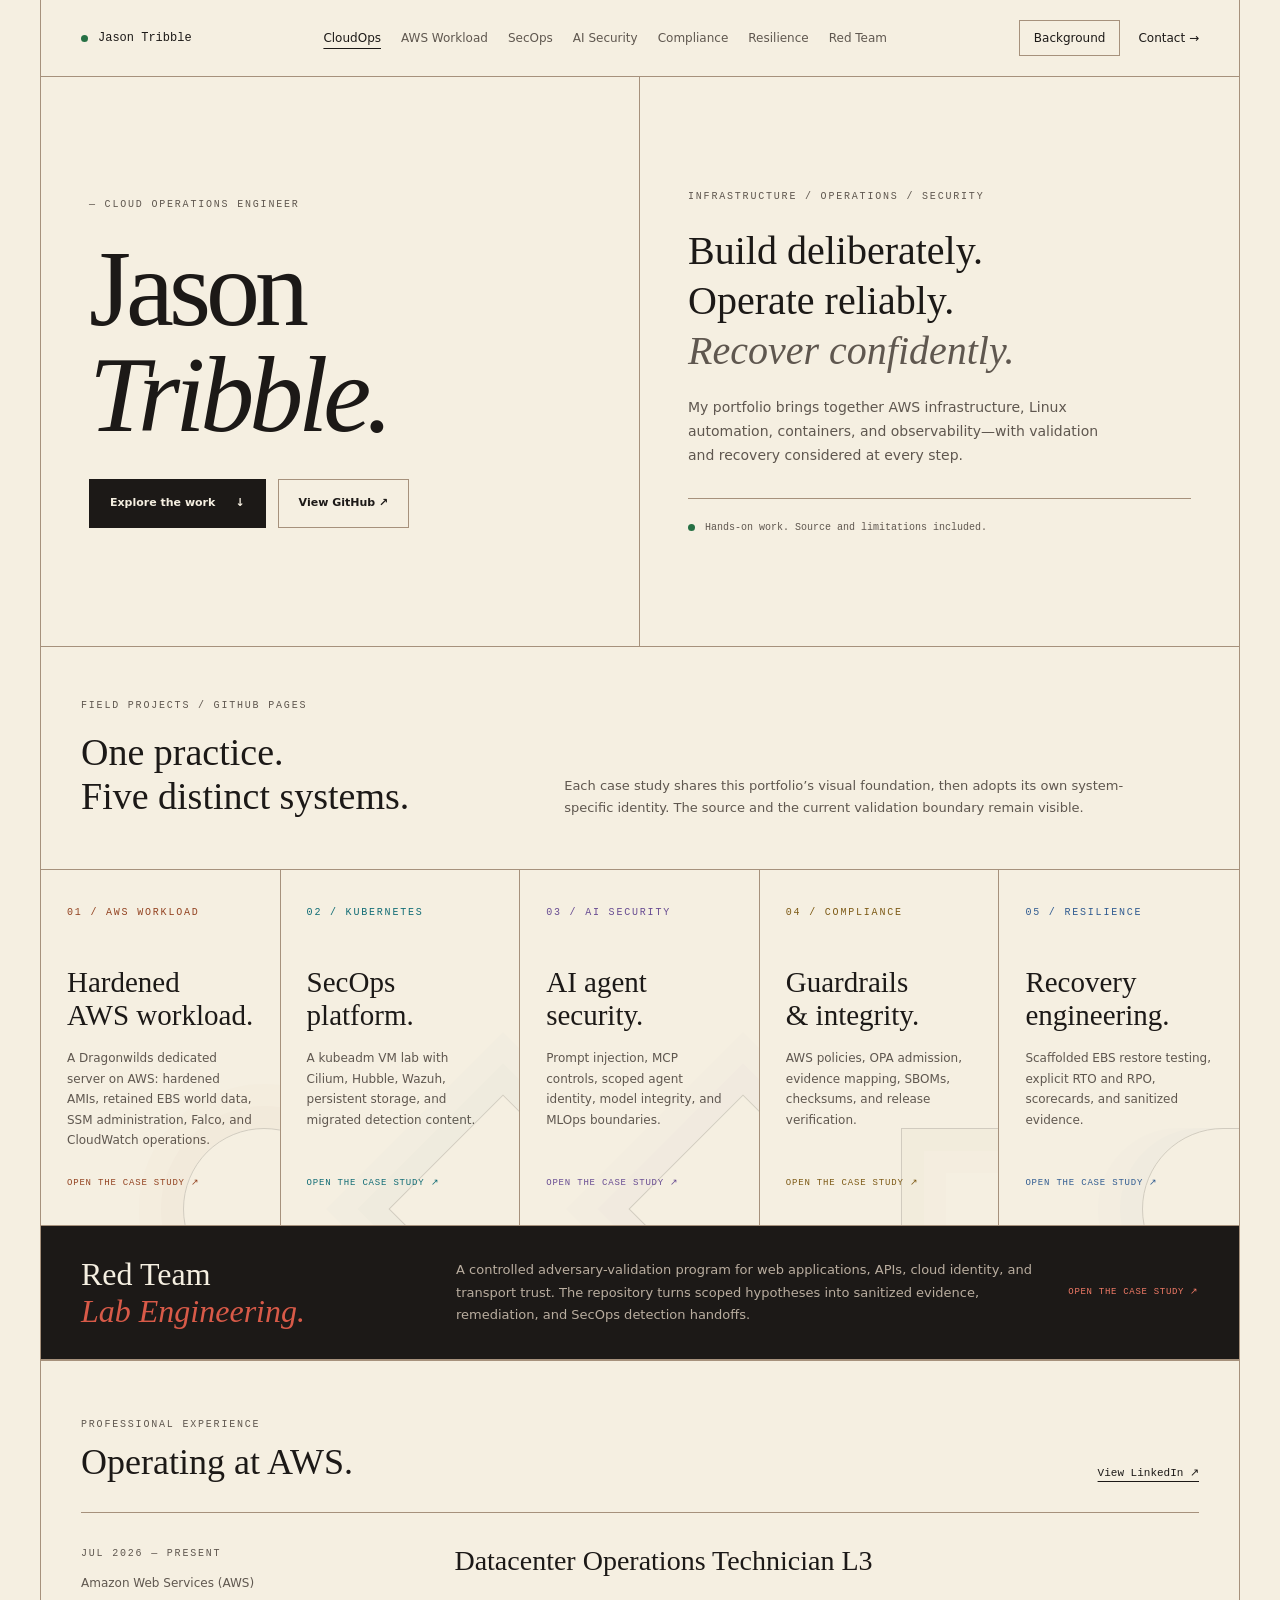
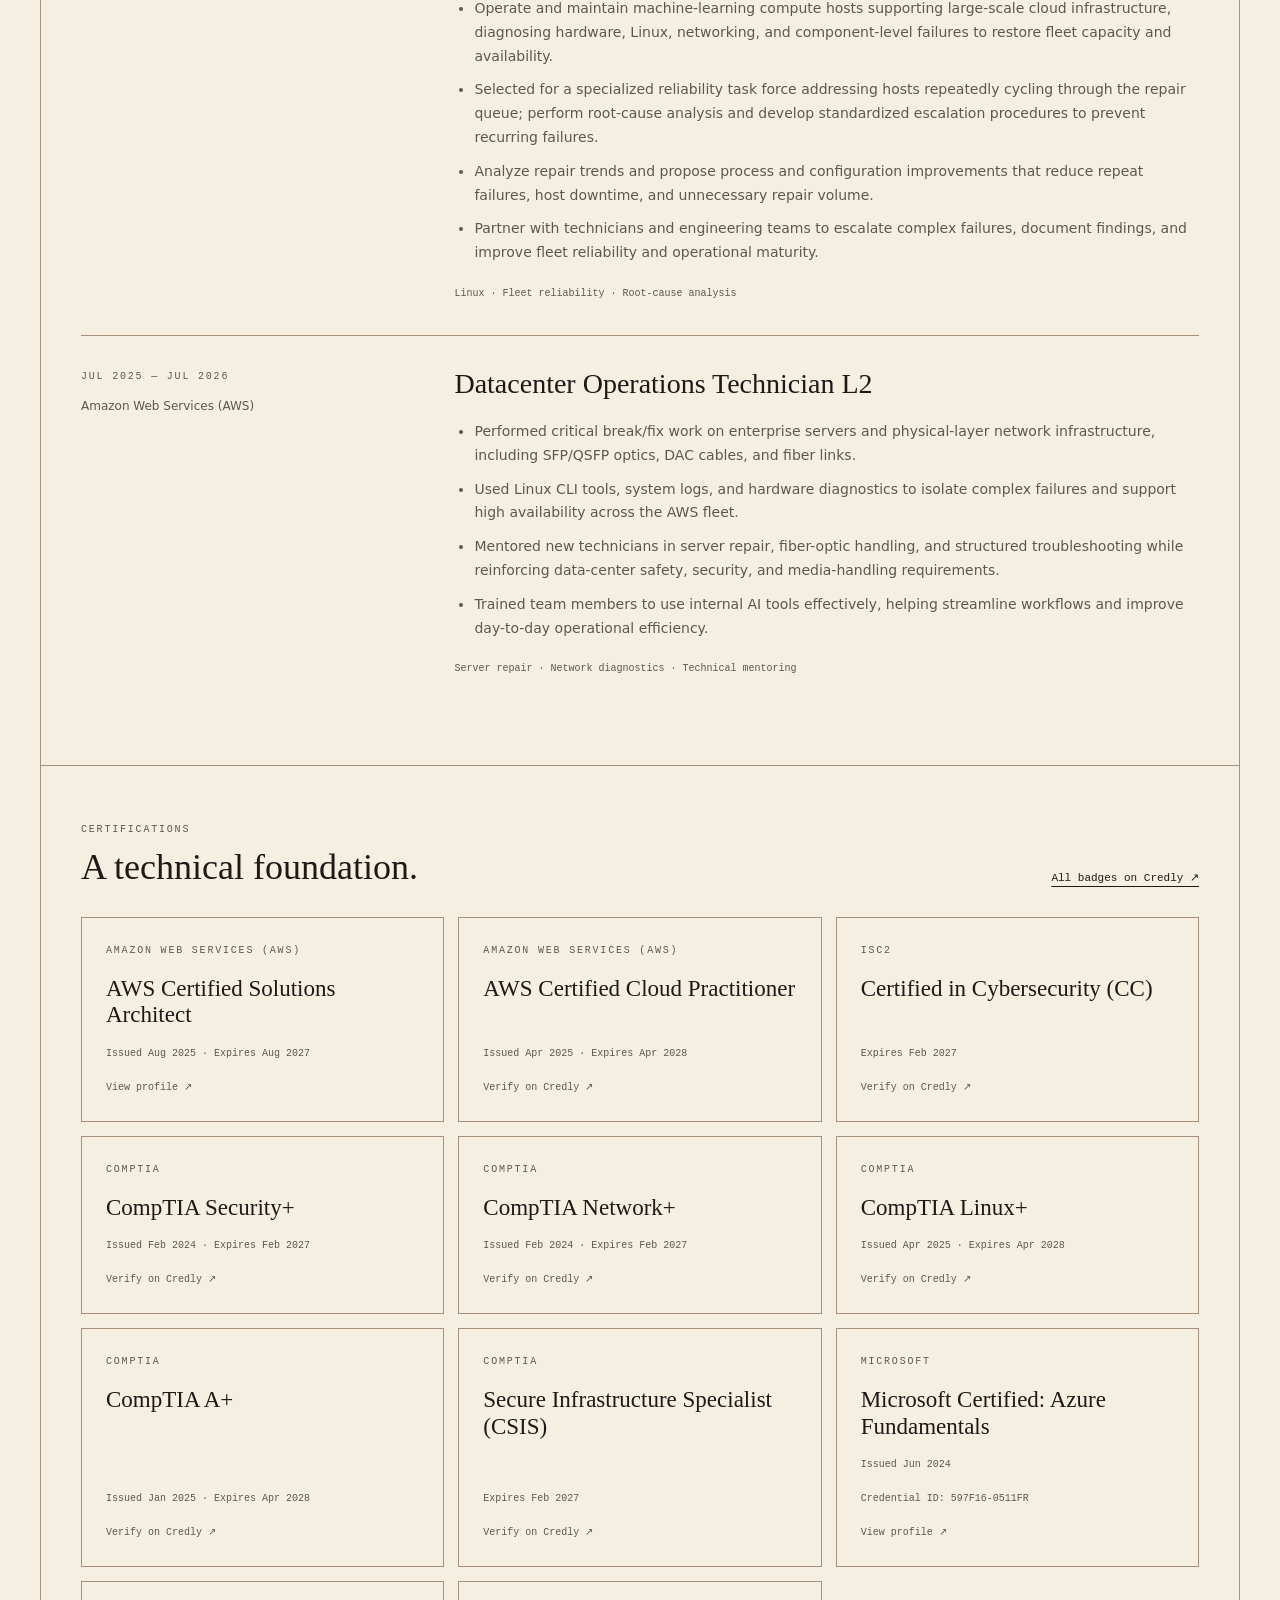
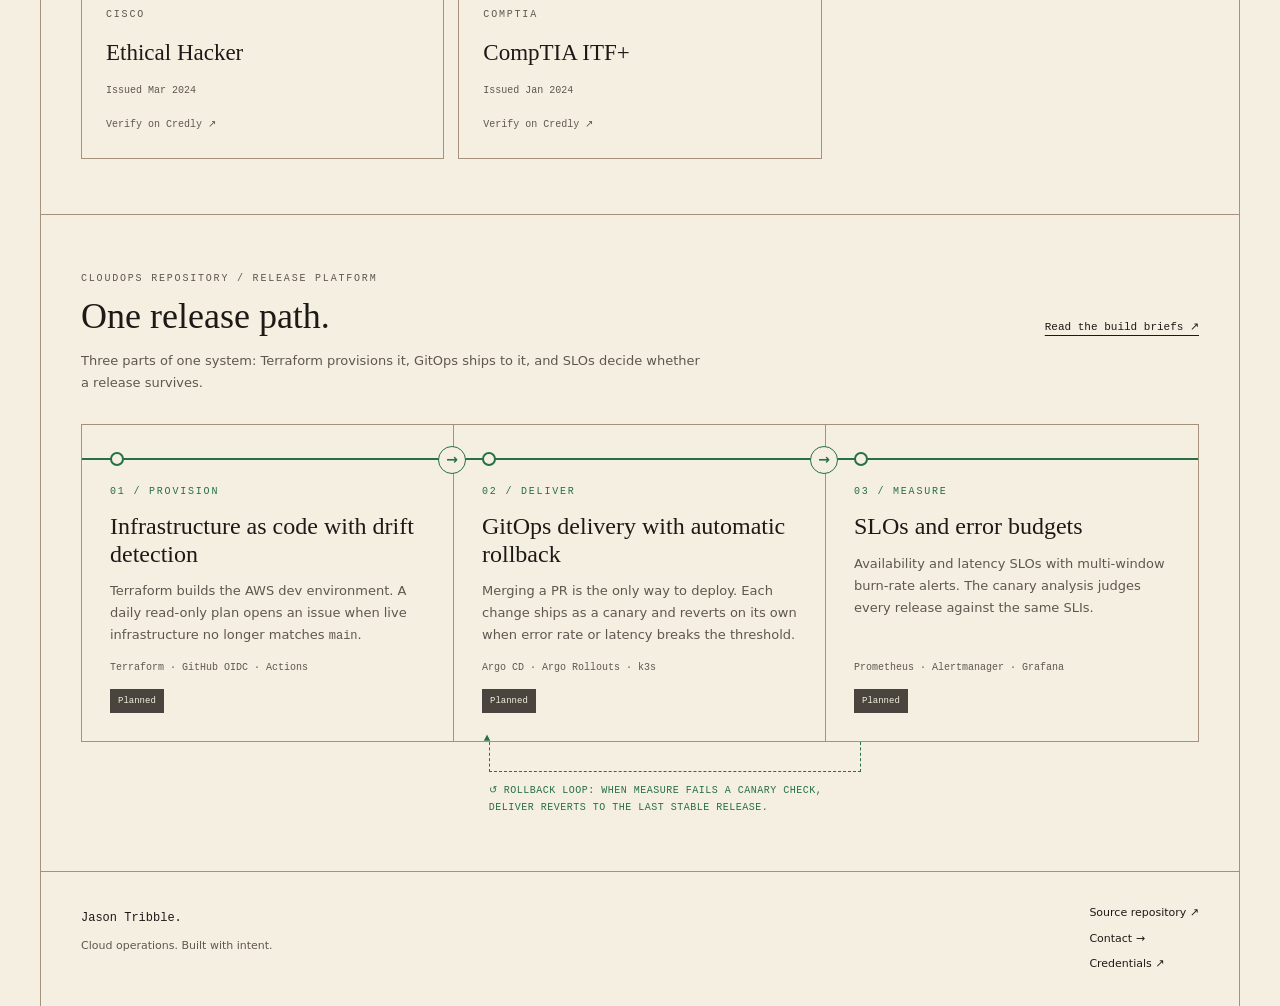
<file: docs/site/index.html>
<!doctype html>
<html lang="en">
<head>
  <meta charset="utf-8">
  <meta name="viewport" content="width=device-width, initial-scale=1">
  <title>Cloud Operations Engineer · Jason Tribble</title>
  <meta name="description" content="Jason Tribble's cloud operations engineering portfolio: AWS, Linux automation, containers, observability, and recovery. Explore source artifacts and their current maturity.">
  <meta http-equiv="Content-Security-Policy" content="default-src 'self'; script-src 'none'; style-src 'self' https://fonts.googleapis.com; font-src https://fonts.gstatic.com; img-src 'self'; connect-src 'none'; object-src 'none'; base-uri 'none'; form-action 'none';">
  <meta name="referrer" content="strict-origin-when-cross-origin">
  <link rel="preconnect" href="https://fonts.googleapis.com">
  <link rel="preconnect" href="https://fonts.gstatic.com" crossorigin>
  <link href="https://fonts.googleapis.com/css2?family=Playfair+Display:ital,wght@0,400;0,700;1,400&amp;family=JetBrains+Mono:wght@400;500&amp;family=Inter:wght@400;500;600;700&amp;display=swap" rel="stylesheet">
  <link rel="stylesheet" href="style.css?v=20261011-redesign">
</head>
<body>
  <a class="skip" href="#main">Skip to content</a>
  <header class="site-header">
    <a class="brand" href="index.html"><span class="dot" aria-hidden="true"></span>Jason Tribble</a>
    <nav aria-label="Portfolio navigation"><a href="https://cloudsec-jay.github.io/cloud-ops-engineering/" aria-current="page">CloudOps</a><a href="https://cloudsec-jay.github.io/dragonwilds-aws/">AWS Workload</a><a href="https://cloudsec-jay.github.io/k8s-secops-platform/">SecOps</a><a href="https://cloudsec-jay.github.io/ai-ml-security/">AI Security</a><a href="https://cloudsec-jay.github.io/compliance-guardrails-integrity/">Compliance</a><a href="https://cloudsec-jay.github.io/cloud-resilience-recovery/">Resilience</a><a href="https://cloudsec-jay.github.io/red-team-lab-engineering/">Red Team</a></nav>
    <div class="header-actions"><a class="header-button" href="#experience">Background</a><a class="header-link" href="contact.html">Contact →</a></div>
  </header>
  <main id="main">
    <section class="hero" aria-labelledby="hero-title">
      <div class="hero-left"><p class="eyebrow">— Cloud Operations Engineer</p><h1 id="hero-title">Jason<br><em>Tribble.</em></h1>
      <div class="actions"><a class="button dark" href="#project-sites">Explore the work <span aria-hidden="true">↓</span></a><a class="button" href="https://github.com/CloudSec-Jay/cloud-ops-engineering">View GitHub ↗</a></div></div>
      <div class="hero-right"><p class="eyebrow">Infrastructure / Operations / Security</p>
        <p class="pitch">Build deliberately.<br>Operate reliably.<br><em>Recover confidently.</em></p>
        <p class="intro">My portfolio brings together AWS infrastructure, Linux automation, containers, and observability—with validation and recovery considered at every step.</p>
        <div class="hero-note"><span class="dot" aria-hidden="true"></span>Hands-on work. Source and limitations included.</div>
      </div>
    </section>
    <section class="project-family" id="project-sites" aria-labelledby="project-sites-title">
      <div class="project-family-intro"><div><p class="eyebrow">Field projects / GitHub Pages</p><h2 id="project-sites-title">One practice.<br>Five distinct systems.</h2></div><p>Each case study shares this portfolio’s visual foundation, then adopts its own system-specific identity. The source and the current validation boundary remain visible.</p></div>
      <div class="project-family-list">
        <a class="family-card dragon" href="https://cloudsec-jay.github.io/dragonwilds-aws/"><span class="eyebrow">01 / AWS workload</span><h3>Hardened<br>AWS workload.</h3><p>A Dragonwilds dedicated server on AWS: hardened AMIs, retained EBS world data, SSM administration, Falco, and CloudWatch operations.</p><span class="family-link">Open the case study ↗</span></a>
        <a class="family-card secops" href="https://cloudsec-jay.github.io/k8s-secops-platform/"><span class="eyebrow">02 / Kubernetes</span><h3>SecOps<br>platform.</h3><p>A kubeadm VM lab with Cilium, Hubble, Wazuh, persistent storage, and migrated detection content.</p><span class="family-link">Open the case study ↗</span></a>
        <a class="family-card ai" href="https://cloudsec-jay.github.io/ai-ml-security/"><span class="eyebrow">03 / AI security</span><h3>AI agent<br>security.</h3><p>Prompt injection, MCP controls, scoped agent identity, model integrity, and MLOps boundaries.</p><span class="family-link">Open the case study ↗</span></a>
        <a class="family-card compliance" href="https://cloudsec-jay.github.io/compliance-guardrails-integrity/"><span class="eyebrow">04 / Compliance</span><h3>Guardrails<br>&amp; integrity.</h3><p>AWS policies, OPA admission, evidence mapping, SBOMs, checksums, and release verification.</p><span class="family-link">Open the case study ↗</span></a>
        <a class="family-card resilience" href="https://cloudsec-jay.github.io/cloud-resilience-recovery/"><span class="eyebrow">05 / Resilience</span><h3>Recovery<br>engineering.</h3><p>Scaffolded EBS restore testing, explicit RTO and RPO, scorecards, and sanitized evidence.</p><span class="family-link">Open the case study ↗</span></a>
      </div>
    </section>
    <section class="red-team-feature" id="red-team" aria-labelledby="red-team-title">
      <div class="red-team-copy">
        <h2 id="red-team-title">Red Team<br><em>Lab Engineering.</em></h2>
        <p>A controlled adversary-validation program for web applications, APIs, cloud identity, and transport trust. The repository turns scoped hypotheses into sanitized evidence, remediation, and SecOps detection handoffs.</p>
        <div class="red-team-actions"><a href="https://cloudsec-jay.github.io/red-team-lab-engineering/">Open the case study ↗</a></div>
      </div>
    </section>
    <section class="career section" id="experience" aria-labelledby="experience-title">
      <div class="section-heading"><div><p class="eyebrow">Professional experience</p><h2 id="experience-title">Operating at AWS.</h2></div><a class="text-link" href="https://www.linkedin.com/in/jt92/">View LinkedIn ↗</a></div>
      <article class="career-role">
        <div><p class="eyebrow">Jul 2026 — Present</p><p class="career-company">Amazon Web Services (AWS)</p></div>
        <div><h3>Datacenter Operations Technician L3</h3><ul>
          <li>Operate and maintain machine-learning compute hosts supporting large-scale cloud infrastructure, diagnosing hardware, Linux, networking, and component-level failures to restore fleet capacity and availability.</li>
          <li>Selected for a specialized reliability task force addressing hosts repeatedly cycling through the repair queue; perform root-cause analysis and develop standardized escalation procedures to prevent recurring failures.</li>
          <li>Analyze repair trends and propose process and configuration improvements that reduce repeat failures, host downtime, and unnecessary repair volume.</li>
          <li>Partner with technicians and engineering teams to escalate complex failures, document findings, and improve fleet reliability and operational maturity.</li>
        </ul><span class="stack">Linux · Fleet reliability · Root-cause analysis</span></div>
      </article>
      <article class="career-role">
        <div><p class="eyebrow">Jul 2025 — Jul 2026</p><p class="career-company">Amazon Web Services (AWS)</p></div>
        <div><h3>Datacenter Operations Technician L2</h3><ul>
          <li>Performed critical break/fix work on enterprise servers and physical-layer network infrastructure, including SFP/QSFP optics, DAC cables, and fiber links.</li>
          <li>Used Linux CLI tools, system logs, and hardware diagnostics to isolate complex failures and support high availability across the AWS fleet.</li>
          <li>Mentored new technicians in server repair, fiber-optic handling, and structured troubleshooting while reinforcing data-center safety, security, and media-handling requirements.</li>
          <li>Trained team members to use internal AI tools effectively, helping streamline workflows and improve day-to-day operational efficiency.</li>
        </ul><span class="stack">Server repair · Network diagnostics · Technical mentoring</span></div>
      </article>
    </section>
    <section class="credentials section" id="credentials" aria-labelledby="credentials-title">
      <div class="section-heading"><div><p class="eyebrow">Certifications</p><h2 id="credentials-title">A technical foundation.</h2></div><a class="text-link" href="https://www.credly.com/users/jason-tribble">All badges on Credly ↗</a></div>
      <div class="credential-grid">
        <a class="credential-card" href="https://www.linkedin.com/in/jt92/"><span class="eyebrow">Amazon Web Services (AWS)</span><h3>AWS Certified Solutions Architect</h3><span class="stack">Issued Aug 2025 · Expires Aug 2027</span><span class="stack">View profile ↗</span></a>
        <a class="credential-card" href="https://www.credly.com/users/jason-tribble"><span class="eyebrow">Amazon Web Services (AWS)</span><h3>AWS Certified Cloud Practitioner</h3><span class="stack">Issued Apr 2025 · Expires Apr 2028</span><span class="stack">Verify on Credly ↗</span></a>
        <a class="credential-card" href="https://www.credly.com/users/jason-tribble"><span class="eyebrow">ISC2</span><h3>Certified in Cybersecurity (CC)</h3><span class="stack">Expires Feb 2027</span><span class="stack">Verify on Credly ↗</span></a>
        <a class="credential-card" href="https://www.credly.com/users/jason-tribble"><span class="eyebrow">CompTIA</span><h3>CompTIA Security+</h3><span class="stack">Issued Feb 2024 · Expires Feb 2027</span><span class="stack">Verify on Credly ↗</span></a>
        <a class="credential-card" href="https://www.credly.com/users/jason-tribble"><span class="eyebrow">CompTIA</span><h3>CompTIA Network+</h3><span class="stack">Issued Feb 2024 · Expires Feb 2027</span><span class="stack">Verify on Credly ↗</span></a>
        <a class="credential-card" href="https://www.credly.com/users/jason-tribble"><span class="eyebrow">CompTIA</span><h3>CompTIA Linux+</h3><span class="stack">Issued Apr 2025 · Expires Apr 2028</span><span class="stack">Verify on Credly ↗</span></a>
        <a class="credential-card" href="https://www.credly.com/users/jason-tribble"><span class="eyebrow">CompTIA</span><h3>CompTIA A+</h3><span class="stack">Issued Jan 2025 · Expires Apr 2028</span><span class="stack">Verify on Credly ↗</span></a>
        <a class="credential-card" href="https://www.credly.com/users/jason-tribble"><span class="eyebrow">CompTIA</span><h3>Secure Infrastructure Specialist (CSIS)</h3><span class="stack">Expires Feb 2027</span><span class="stack">Verify on Credly ↗</span></a>
        <a class="credential-card" href="https://www.linkedin.com/in/jt92/"><span class="eyebrow">Microsoft</span><h3>Microsoft Certified: Azure Fundamentals</h3><span class="stack">Issued Jun 2024</span><span class="stack">Credential ID: 597F16-0511FR</span><span class="stack">View profile ↗</span></a>
        <a class="credential-card" href="https://www.credly.com/users/jason-tribble"><span class="eyebrow">Cisco</span><h3>Ethical Hacker</h3><span class="stack">Issued Mar 2024</span><span class="stack">Verify on Credly ↗</span></a>
        <a class="credential-card" href="https://www.credly.com/users/jason-tribble"><span class="eyebrow">CompTIA</span><h3>CompTIA ITF+</h3><span class="stack">Issued Jan 2024</span><span class="stack">Verify on Credly ↗</span></a>
      </div>
    </section>
    <section class="section release" id="artifacts" aria-labelledby="systems-title">
      <div class="section-heading"><div><p class="eyebrow">CloudOps repository / Release platform</p><h2 id="systems-title">One release path.</h2></div><a class="text-link" href="https://github.com/CloudSec-Jay/cloud-ops-engineering/blob/main/docs/build-briefs/README.md">Read the build briefs ↗</a></div>
      <p class="release-intro">Three parts of one system: Terraform provisions it, GitOps ships to it, and SLOs decide whether a release survives.</p>
      <ol class="pipeline">
        <li class="stage"><a href="https://github.com/CloudSec-Jay/cloud-ops-engineering/blob/main/docs/build-briefs/01-iac-drift-detection.md"><span class="stage-node" aria-hidden="true"></span><span class="eyebrow">01 / Provision</span><h3>Infrastructure as code with drift detection</h3><p>Terraform builds the AWS dev environment. A daily read-only plan opens an issue when live infrastructure no longer matches <code>main</code>.</p><span class="stack">Terraform · GitHub OIDC · Actions</span><span class="status">Planned</span></a></li>
        <li class="stage"><a href="https://github.com/CloudSec-Jay/cloud-ops-engineering/blob/main/docs/build-briefs/02-gitops-auto-rollback.md"><span class="stage-node" aria-hidden="true"></span><span class="eyebrow">02 / Deliver</span><h3>GitOps delivery with automatic rollback</h3><p>Merging a PR is the only way to deploy. Each change ships as a canary and reverts on its own when error rate or latency breaks the threshold.</p><span class="stack">Argo CD · Argo Rollouts · k3s</span><span class="status">Planned</span></a></li>
        <li class="stage"><a href="https://github.com/CloudSec-Jay/cloud-ops-engineering/blob/main/docs/build-briefs/03-slo-error-budgets.md"><span class="stage-node" aria-hidden="true"></span><span class="eyebrow">03 / Measure</span><h3>SLOs and error budgets</h3><p>Availability and latency SLOs with multi-window burn-rate alerts. The canary analysis judges every release against the same SLIs.</p><span class="stack">Prometheus · Alertmanager · Grafana</span><span class="status">Planned</span></a></li>
      </ol>
      <div class="pipeline-loop"><span class="loop-bracket" aria-hidden="true"></span><p><span aria-hidden="true">↺</span> Rollback loop: when Measure fails a canary check, Deliver reverts to the last stable release.</p></div>
    </section>
  </main>
  <footer>
    <div><a class="brand" href="index.html">Jason Tribble.</a><p>Cloud operations. Built with intent.</p></div>
    <div class="footer-links"><a href="https://github.com/CloudSec-Jay/cloud-ops-engineering">Source repository ↗</a><a href="contact.html">Contact →</a><a href="https://www.credly.com/users/jason-tribble">Credentials ↗</a></div>
  </footer>
</body>
</html>
</file>
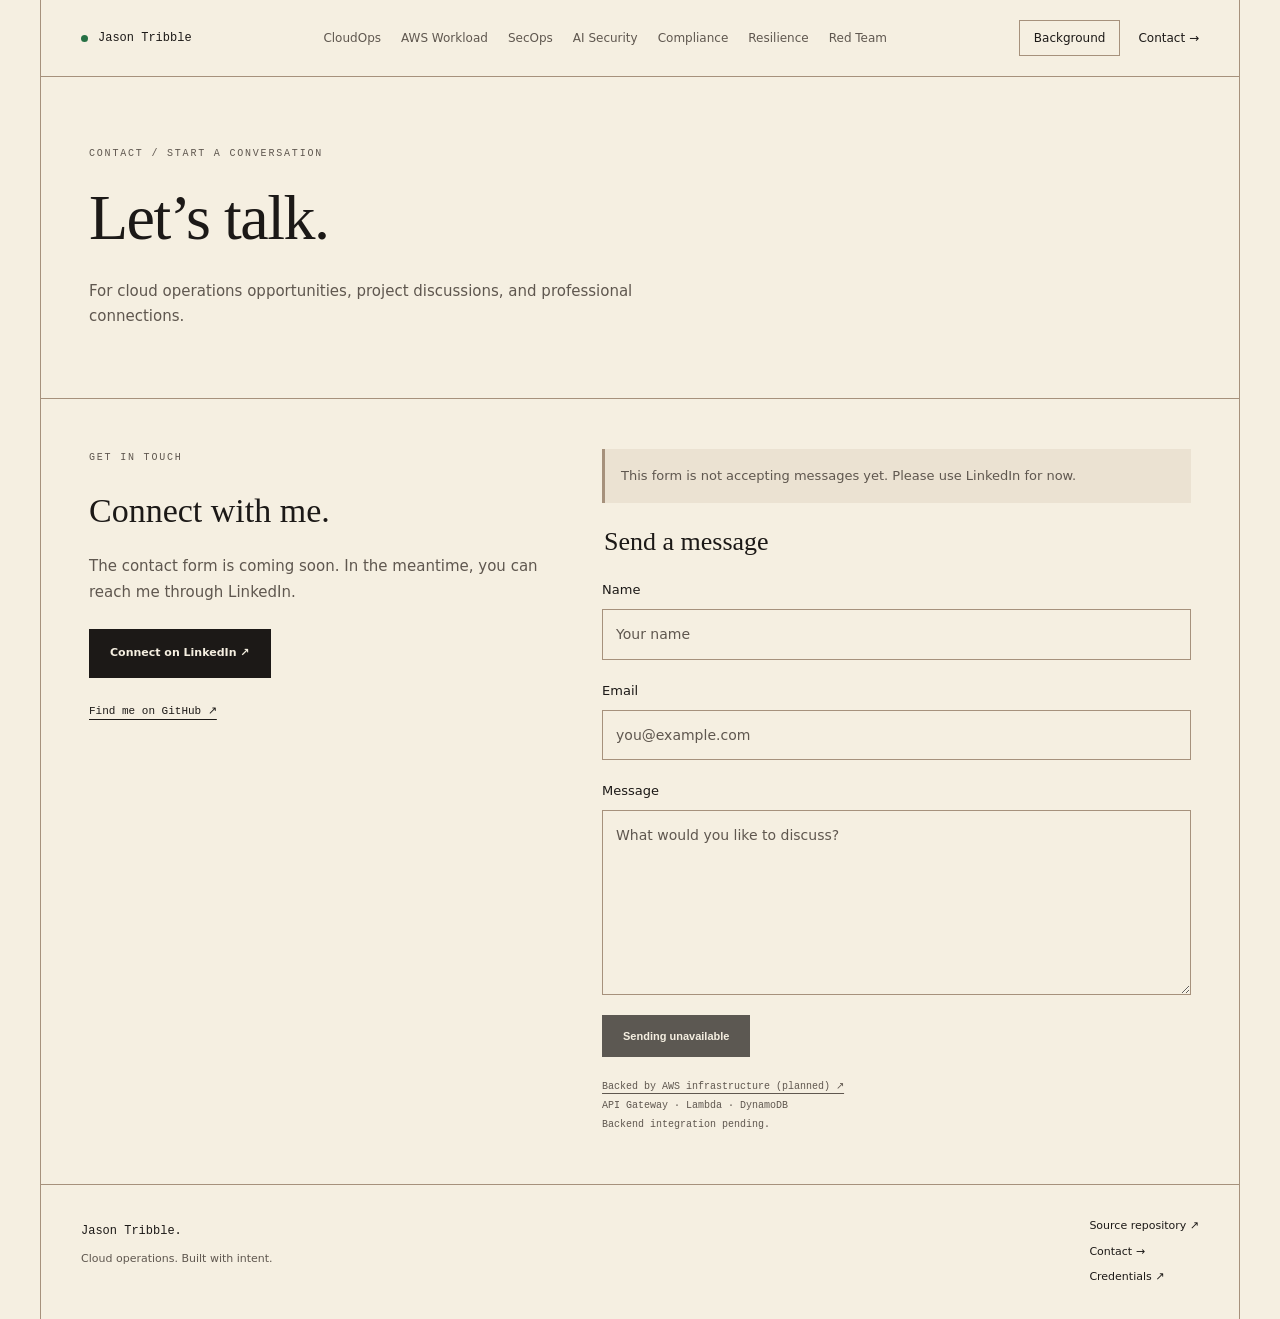
<file: docs/site/contact.html>
<!doctype html>
<html lang="en">
<head>
  <meta charset="utf-8">
  <meta name="viewport" content="width=device-width, initial-scale=1">
  <title>Contact · Jason Tribble</title>
  <meta name="description" content="Jason Tribble's cloud operations engineering portfolio: AWS, Linux automation, containers, observability, and recovery. Explore source artifacts and their current maturity.">
  <meta http-equiv="Content-Security-Policy" content="default-src 'self'; script-src 'none'; style-src 'self' https://fonts.googleapis.com; font-src https://fonts.gstatic.com; img-src 'self'; connect-src 'none'; object-src 'none'; base-uri 'none'; form-action 'none';">
  <meta name="referrer" content="strict-origin-when-cross-origin">
  <link rel="preconnect" href="https://fonts.googleapis.com">
  <link rel="preconnect" href="https://fonts.gstatic.com" crossorigin>
  <link href="https://fonts.googleapis.com/css2?family=Playfair+Display:ital,wght@0,400;0,700;1,400&amp;family=JetBrains+Mono:wght@400;500&amp;family=Inter:wght@400;500;600;700&amp;display=swap" rel="stylesheet">
  <link rel="stylesheet" href="style.css">
</head>
<body>
  <a class="skip" href="#main">Skip to content</a>
  <header class="site-header">
    <a class="brand" href="index.html"><span class="dot" aria-hidden="true"></span>Jason Tribble</a>
    <nav aria-label="Portfolio navigation"><a href="https://cloudsec-jay.github.io/cloud-ops-engineering/">CloudOps</a><a href="https://cloudsec-jay.github.io/dragonwilds-aws/">AWS Workload</a><a href="https://cloudsec-jay.github.io/k8s-secops-platform/">SecOps</a><a href="https://cloudsec-jay.github.io/ai-ml-security/">AI Security</a><a href="https://cloudsec-jay.github.io/compliance-guardrails-integrity/">Compliance</a><a href="https://cloudsec-jay.github.io/cloud-resilience-recovery/">Resilience</a><a href="https://cloudsec-jay.github.io/red-team-lab-engineering/">Red Team</a></nav>
    <div class="header-actions"><a class="header-button" href="index.html#experience">Background</a><a class="header-link" href="contact.html" aria-current="page">Contact →</a></div>
  </header>
  <main id="main">
<section class="page-intro"><p class="eyebrow">Contact / Start a conversation</p><h1>Let’s talk.</h1><p>For cloud operations opportunities, project discussions, and professional connections.</p></section>
<section class="contact-layout">
  <div class="contact-details"><p class="eyebrow">Get in touch</p><h2>Connect with me.</h2><p>The contact form is coming soon. In the meantime, you can reach me through LinkedIn.</p><a class="button dark" href="https://www.linkedin.com/in/jt92/">Connect on LinkedIn ↗</a><a class="text-link" href="https://github.com/CloudSec-Jay">Find me on GitHub ↗</a></div>
  <div>
    <p class="contact-notice" id="contact-notice">This form is not accepting messages yet. Please use LinkedIn for now.</p>
    <!-- Receiver: REPLACE_WITH_CONTACT_EMAIL
         Endpoint: REPLACE_WITH_CONTACT_ENDPOINT
         Keep every field and submit disabled until delivery and abuse controls are verified.
         Do not enable this form with a placeholder or a mailto action. -->
    <form method="post" aria-describedby="contact-notice">
      <fieldset disabled>
        <legend>Send a message</legend>
        <label for="contact-name">Name</label>
        <input id="contact-name" name="name" type="text" autocomplete="name" minlength="2" maxlength="60" placeholder="Your name" required>
        <label for="contact-email">Email</label>
        <input id="contact-email" name="email" type="email" autocomplete="email" maxlength="254" placeholder="you@example.com" required>
        <label for="contact-message">Message</label>
        <textarea id="contact-message" name="message" minlength="10" maxlength="2000" rows="7" placeholder="What would you like to discuss?" required></textarea>
        <button class="button dark" type="submit" disabled>Sending unavailable</button>
      </fieldset>
    </form>
    <p class="contact-infra"><a href="https://github.com/CloudSec-Jay/cloud-ops-engineering/blob/main/infrastructure/cloudformation/contact-form.yaml">Backed by AWS infrastructure (planned) ↗</a><br>API Gateway · Lambda · DynamoDB<br><span>Backend integration pending.</span></p>
  </div>
</section>
  </main>
  <footer>
    <div><a class="brand" href="index.html">Jason Tribble.</a><p>Cloud operations. Built with intent.</p></div>
    <div class="footer-links"><a href="https://github.com/CloudSec-Jay/cloud-ops-engineering">Source repository ↗</a><a href="contact.html">Contact →</a><a href="https://www.credly.com/users/jason-tribble">Credentials ↗</a></div>
  </footer>
</body>
</html>
</file>
<file: docs/site/style.css>
/* Cloud Operations Engineering portfolio. */
:root {
  --bg: #f5efe1;
  --ink: #1c1917;
  --muted: #5f574f;
  --line: #a6917c;
  --soft: #ebe2d2;
  --green: #267044;
  --serif: "Playfair Display", Georgia, serif;
  --sans: "Inter", system-ui, sans-serif;
  --mono: "JetBrains Mono", monospace;
}
* { box-sizing: border-box; }
main, article, section, header, footer, nav, div { min-width: 0; }
html { scroll-behavior: smooth; scroll-padding-top: 100px; }
body { margin: 0 auto; max-width: 1200px; background: var(--bg); color: var(--ink); font: 15px/1.7 var(--sans); border-inline: 1px solid var(--line); }
a { color: inherit; text-decoration: none; }
a:hover { text-decoration: underline; text-underline-offset: 5px; }
a:focus-visible { outline: 3px solid var(--green); outline-offset: 5px; }
p, h1, h2, h3 { margin: 0; }
h1, h2, h3 { font-family: var(--serif); font-weight: 400; line-height: 1.15; }
p { color: var(--muted); }
.skip { position: fixed; left: 15px; top: -90px; z-index: 10; background: var(--ink); color: var(--bg); padding: 12px; }
.skip:focus { top: 10px; }
.site-header { position: sticky; top: 0; z-index: 5; background: var(--bg); display: flex; align-items: center; justify-content: space-between; gap: 24px; padding: 20px 40px; border-bottom: 1px solid var(--line); }
.brand { font: 500 12px var(--mono); display: inline-flex; align-items: center; gap: 10px; }
.dot { width: 7px; height: 7px; border-radius: 50%; background: var(--green); display: inline-block; flex-shrink: 0; }
nav { display: flex; gap: 28px; font-size: 12px; color: var(--muted); }
nav a[aria-current] { color: var(--ink); text-decoration: underline; text-underline-offset: 6px; }
.header-link { font-size: 12px; }
.eyebrow { font: 500 10px/1.8 var(--mono); letter-spacing: 1.8px; text-transform: uppercase; color: var(--muted); }
.hero { display: grid; grid-template-columns: 1fr 1fr; min-height: 570px; border-bottom: 1px solid var(--line); }
.hero-left, .hero-right { padding: 64px 48px; display: flex; flex-direction: column; justify-content: center; }
.hero-left { border-right: 1px solid var(--line); }
.hero h1 { font-size: clamp(76px, 8.5vw, 108px); line-height: .98; letter-spacing: -5px; margin: 22px 0 32px; }
.hero h1 em { font-weight: 400; }
.actions { display: flex; gap: 12px; flex-wrap: wrap; }
.button { padding: 14px 20px; border: 1px solid var(--line); display: inline-flex; align-items: center; justify-content: center; gap: 20px; font-size: 11px; font-weight: 600; }
.button:hover { background: var(--soft); text-decoration: none; }
.button.dark { background: var(--ink); color: var(--bg); border-color: var(--ink); }
.button.dark:hover { background: #443d35; }
.pitch { font: 400 clamp(28px, 3.3vw, 40px)/1.25 var(--serif); color: var(--ink); margin: 20px 0; }
.pitch em { color: var(--muted); }
.intro { font-size: 14px; max-width: 430px; }
.hero-note { border-top: 1px solid var(--line); padding-top: 20px; margin-top: 30px; font: 10px/1.7 var(--mono); color: var(--muted); display: flex; align-items: center; gap: 10px; }
.stack { font: 10px/1.8 var(--mono); color: var(--muted); display: block; }
.project-family { border-bottom: 1px solid var(--line); }
.project-family-intro { padding: 50px 40px; display: grid; grid-template-columns: .8fr 1.2fr; align-items: end; gap: 60px; border-bottom: 1px solid var(--line); }
.project-family-intro h2 { margin-top: 16px; font-size: 38px; }
.project-family-intro > p { max-width: 560px; font-size: 13px; }
.project-family-list { display: grid; grid-template-columns: repeat(5, minmax(0, 1fr)); }
.family-card { position: relative; min-height: 355px; padding: 34px 26px; display: flex; flex-direction: column; align-items: flex-start; overflow: hidden; border-right: 1px solid var(--line); transition: background .2s; }
.family-card:last-child { border-right: 0; }
.family-card::after { position: absolute; right: -65px; bottom: -65px; width: 160px; height: 160px; border: 1px solid currentColor; opacity: .16; content: ""; }
.family-card.dragon::after { border-radius: 50%; box-shadow: 0 0 0 22px rgb(164 73 38 / .12), 0 0 0 44px rgb(164 73 38 / .07); }
.family-card.secops::after { transform: rotate(45deg); box-shadow: 0 0 0 22px rgb(22 113 122 / .1), 0 0 0 44px rgb(22 113 122 / .06); }
.family-card.ai::after { transform: rotate(45deg); box-shadow: 0 0 0 22px rgb(104 76 146 / .1), 0 0 0 44px rgb(104 76 146 / .06); }
.family-card.compliance::after { box-shadow: inset 0 0 0 22px rgb(142 103 25 / .08), inset 0 0 0 44px rgb(142 103 25 / .05); }
.family-card.resilience::after { border-radius: 50% 0 0 50%; box-shadow: -22px 0 0 rgb(49 92 145 / .09), -44px 0 0 rgb(49 92 145 / .05); }
.family-card:hover { text-decoration: none; }
.family-card.dragon:hover { background: #e9ddc5; }
.family-card.secops:hover { background: #e1e9e5; }
.family-card.ai:hover { background: #e7dfeb; }
.family-card.compliance:hover { background: #ece3ca; }
.family-card.resilience:hover { background: #dfe7ec; }
.family-card.dragon .eyebrow, .family-card.dragon .family-link { color: #934321; }
.family-card.secops .eyebrow, .family-card.secops .family-link { color: #116c75; }
.family-card.ai .eyebrow, .family-card.ai .family-link { color: #684c92; }
.family-card.compliance .eyebrow, .family-card.compliance .family-link { color: #7d5a16; }
.family-card.resilience .eyebrow, .family-card.resilience .family-link { color: #315c91; }
.family-card h3 { margin: 44px 0 16px; font-size: 29px; }
.family-card p { font-size: 12px; }
.family-link { z-index: 1; margin-top: auto; padding-top: 24px; font: 500 9px/1.8 var(--mono); text-transform: uppercase; letter-spacing: .8px; }
.red-team-feature { background: var(--ink); color: var(--bg); border-bottom: 1px solid var(--line); }
.red-team-copy { display: grid; grid-template-columns: .8fr 1.35fr auto; grid-template-rows: auto auto; align-items: center; gap: 6px 30px; padding: 30px 40px; }
.red-team-feature h2 { grid-column: 1; grid-row: 1 / span 2; margin: 0; font-size: 32px; color: var(--bg); }
.red-team-feature h2 em { color: #d85a48; font-weight: 400; }
.red-team-copy > p { grid-column: 2; grid-row: 1 / span 2; max-width: 650px; color: #b9ad9f; font-size: 13px; }
.red-team-actions { grid-column: 3; grid-row: 1 / span 2; display: flex; flex-direction: column; gap: 8px; font: 500 9px/1.8 var(--mono); text-transform: uppercase; letter-spacing: .7px; white-space: nowrap; }
.red-team-actions a:first-child { color: #f07a66; }
.section { padding: 55px 40px; }
.section-heading { display: flex; justify-content: space-between; align-items: end; flex-wrap: wrap; gap: 20px; margin-bottom: 28px; }
.section-heading h2 { font-size: 36px; margin-top: 8px; }
.text-link { font: 500 11px/1.8 var(--mono); text-decoration: underline; text-underline-offset: 5px; display: inline-block; }
.project-grid { display: grid; grid-template-columns: repeat(3, 1fr); border-top: 1px solid var(--line); border-left: 1px solid var(--line); }
.project-card { padding: 28px; border-right: 1px solid var(--line); border-bottom: 1px solid var(--line); display: flex; flex-direction: column; align-items: start; gap: 18px; transition: background .2s; }
.project-card:last-child { grid-column: auto; }
.project-card:hover { background: var(--soft); text-decoration: none; }
.card-top { display: flex; justify-content: space-between; width: 100%; gap: 8px; }
.card-top .eyebrow { font-size: 9px; letter-spacing: 1px; }
.project-card h3 { font-size: 27px; }
.project-card p { font-size: 13px; flex-grow: 1; }
.status { display: inline-block; font: 9px/1.6 var(--mono); background: #4a443f; color: var(--bg); padding: 5px 8px; }
.project-card .stack { font-size: 9px; }
.proof { display: grid; grid-template-columns: 1fr 1fr; padding: 48px; gap: 60px; border-block: 1px solid var(--line); background: var(--soft); }
.proof h2 { font-size: 37px; margin-top: 15px; }
.proof p { margin-bottom: 24px; font-size: 14px; }
.next { padding: 65px 48px; }
.next h2 { font-size: 38px; margin: 12px 0; }
.next > p:not(.eyebrow) { max-width: 580px; margin-bottom: 20px; }
footer { padding: 32px 40px; border-top: 1px solid var(--line); display: flex; justify-content: space-between; gap: 25px; }
footer p { font-size: 11px; margin-top: 8px; }
.footer-links { display: flex; flex-direction: column; gap: 7px; font-size: 11px; }
.page-intro { padding: 68px 48px; border-bottom: 1px solid var(--line); }
.page-intro h1 { font-size: clamp(40px, 5vw, 64px); letter-spacing: -1.5px; margin: 18px 0 24px; }
.page-intro > p:last-child { max-width: 640px; }
.library-group { display: grid; grid-template-columns: 1fr 2fr; border-bottom: 1px solid var(--line); }
.library-title { padding: 35px 40px; border-right: 1px solid var(--line); }
.library-title h2 { font-size: 29px; margin-top: 18px; }
.library-item { padding: 28px 40px; display: flex; align-items: center; gap: 25px; justify-content: space-between; border-bottom: 1px solid var(--line); }
.library-item:last-child { border-bottom: 0; }
.library-item:hover { background: var(--soft); text-decoration: none; }
.library-item h3 { font: 600 14px/1.5 var(--sans); margin-bottom: 8px; }
.library-item p { font-size: 13px; }
.plain-list { padding-left: 18px; color: var(--muted); font-size: 14px; margin: 0 0 24px; }
.plain-list li { margin-bottom: 10px; }
.roadmap-row { display: grid; grid-template-columns: 1fr 3fr; gap: 35px; padding: 45px 48px; border-bottom: 1px solid var(--line); }
.step-number { display: block; font: 55px var(--serif); color: var(--muted); margin-bottom: 15px; }
.roadmap-row h2 { font-size: 32px; margin-bottom: 18px; }
.roadmap-row .exit { font: 11px/1.9 var(--mono); border-left: 2px solid var(--line); padding-left: 18px; margin: 22px 0; }
@media (min-width: 1500px) { body { margin-block: 30px; border-top: 1px solid var(--line); } }
@media (max-width: 1000px) {
  .hero-left, .hero-right { padding: 42px 30px; }
  .project-grid { grid-template-columns: repeat(2, 1fr); }
  .project-family-list { grid-template-columns: repeat(2, 1fr); }
  .family-card { min-height: 320px; border-bottom: 1px solid var(--line); }
  .family-card:nth-child(2n) { border-right: 0; }
  .family-card:last-child { grid-column: 1 / -1; min-height: 270px; }
  .red-team-copy { grid-template-columns: .8fr 1.2fr; }
  .red-team-actions { grid-column: 1 / -1; grid-row: 3; flex-direction: row; flex-wrap: wrap; margin-top: 10px; }
  nav { gap: 18px; }
}
@media (max-width: 760px) {
  .site-header { flex-wrap: wrap; padding: 18px 22px; gap: 18px; }
  nav { order: 3; width: 100%; justify-content: space-between; gap: 10px; flex-wrap: wrap; }
  .red-team-copy { display: block; }
  .red-team-feature h2 { margin: 8px 0 14px; }
  .red-team-actions { margin-top: 18px; }
}
@media (max-width: 680px) {
  html { scroll-padding-top: 120px; }
  .hero, .proof, .library-group { grid-template-columns: 1fr; }
  .hero { min-height: auto; }
  .hero-left { border-right: 0; border-bottom: 1px solid var(--line); }
  .hero-left, .hero-right { padding: 40px 24px; }
  .hero h1 { font-size: 84px; }
  .hero .eyebrow { letter-spacing: 1.1px; }
  .section, .next, .page-intro { padding: 40px 24px; }
  .section-heading h2, .proof h2, .next h2 { font-size: 32px; }
  .project-grid { grid-template-columns: 1fr; }
  .project-card, .project-card:last-child { grid-column: auto; padding: 26px; }
  .project-family-intro { padding: 38px 24px; grid-template-columns: 1fr; gap: 18px; }
  .project-family-intro h2 { font-size: 32px; }
  .project-family-list { grid-template-columns: 1fr; }
  .family-card, .family-card:last-child { grid-column: auto; min-height: 300px; padding: 34px 24px; border-right: 0; border-bottom: 1px solid var(--line); }
  .family-card:last-child { border-bottom: 0; }
  .family-card h3 { margin-top: 36px; font-size: 34px; }
  .red-team-copy { padding: 28px 24px; }
  .red-team-feature h2 { font-size: 34px; }
  .library-title { padding: 28px 24px; border-right: 0; border-bottom: 1px solid var(--line); background: var(--soft); }
  .library-item { padding: 25px 24px; }
  .roadmap-row { grid-template-columns: 1fr; padding: 32px 24px; gap: 20px; }
  .roadmap-row > div:first-child { display: flex; align-items: center; gap: 20px; }
  .step-number { font-size: 35px; margin: 0; }
  footer { padding: 28px 24px; flex-direction: column; }
}
@media (prefers-reduced-motion: reduce) {
  html { scroll-behavior: auto; }
  * { transition: none !important; }
}

/* Resources, writing, and contact */
.resource-index { display: flex; flex-wrap: wrap; gap: 18px 30px; padding: 24px 40px; border-bottom: 1px solid var(--line); }
.library-item .eyebrow { display: block; font-size: 9px; margin-bottom: 8px; }
.contact-layout { display: grid; grid-template-columns: 1fr 1.3fr; gap: 60px; padding: 50px 48px; }
.contact-details { display: flex; flex-direction: column; align-items: start; gap: 24px; }
.contact-details h2 { font-size: 34px; }
.contact-notice { padding: 16px; background: var(--soft); border-left: 3px solid var(--line); font-size: 13px; margin-bottom: 24px; }
fieldset { margin: 0; padding: 0; border: 0; min-width: 0; }
legend { font: 26px var(--serif); margin-bottom: 22px; }
label { display: block; font-size: 13px; margin-bottom: 8px; }
input, textarea { display: block; width: 100%; margin-bottom: 20px; padding: 13px; border: 1px solid var(--line); border-radius: 0; background: var(--bg); color: var(--ink); font: 14px/1.6 var(--sans); }
input::placeholder, textarea::placeholder { color: var(--muted); opacity: 1; }
input:disabled, textarea:disabled { opacity: 1; cursor: not-allowed; }
button:disabled { cursor: not-allowed; opacity: .7; }
@media (max-width: 850px) { .site-header { gap: 16px; } nav { gap: 14px; } }
@media (max-width: 680px) {
  .resource-index { padding: 24px; flex-direction: column; align-items: start; }
  .contact-layout { grid-template-columns: 1fr; padding: 35px 24px; gap: 40px; }
  nav { flex-wrap: wrap; gap: 10px 14px; }
}

.library-feature { display: grid; grid-template-columns: 1.4fr 1fr; gap: 60px; padding: 55px 48px; }
.library-feature h2 { font-size: 40px; margin: 16px 0 24px; }
.library-feature p { margin-bottom: 24px; max-width: 520px; }
.library-feature aside { border-left: 1px solid var(--line); padding-left: 35px; }
.library-feature h3 { font-size: 28px; margin-bottom: 18px; }
.library-feature aside a { display: block; margin-top: 18px; }
@media (max-width: 680px) {
 .library-feature { grid-template-columns: 1fr; padding: 35px 24px; gap: 35px; }
 .library-feature h2 { font-size: 34px; }
 .library-feature aside { border-left: 0; border-top: 1px solid var(--line); padding: 30px 0 0; }
}

.contact-infra { margin-top: 20px; font: 10px/1.9 var(--mono); color: var(--muted); }
.contact-infra a { text-decoration: underline; text-underline-offset: 4px; }


.career, .credentials { border-top: 1px solid var(--line); }
.career-role { display: grid; grid-template-columns: 1fr 2.2fr; gap: 35px; padding: 32px 0; border-top: 1px solid var(--line); }
.career-company { font-size: 12px; margin-top: 10px; }
.career-role h3 { font-size: 28px; }
.career-role ul { padding-left: 20px; margin: 20px 0; color: var(--muted); font-size: 14px; }
.career-role li + li { margin-top: 10px; }
.credential-grid { display: grid; grid-template-columns: repeat(3, minmax(0, 1fr)); gap: 14px; }
.credential-card { border: 1px solid var(--line); padding: 24px; display: flex; flex-direction: column; gap: 16px; }
.credential-card:hover { background: var(--soft); text-decoration: none; }
.credential-card h3 { font-size: 23px; flex-grow: 1; }
.additional-credentials { margin-top: 24px; }
.additional-credentials summary { cursor: pointer; font-size: 13px; padding: 12px 0; }
.additional-credentials summary:focus-visible { outline: 3px solid var(--green); outline-offset: 4px; }
.additional-credentials[open] summary { margin-bottom: 12px; }
@media (max-width: 850px) { .credential-grid { grid-template-columns: repeat(2, minmax(0, 1fr)); } }
@media (max-width: 680px) {
 .career-role { grid-template-columns: 1fr; gap: 20px; }
 .credential-grid { grid-template-columns: 1fr; }
}

/* Header nav carries links to every portfolio Pages site. */
.site-header nav { flex-wrap: wrap; gap: 8px 20px; }
@media (max-width: 1100px) {
  .site-header { flex-wrap: wrap; }
  .site-header nav { order: 3; width: 100%; }
}

/* Background (experience + credentials) as one button beside Contact. */
.header-actions { display: flex; align-items: center; gap: 18px; }
.header-button { padding: 7px 14px; border: 1px solid var(--line); font-size: 12px; }
.header-button:hover { background: var(--soft); text-decoration: none; }


/* Release path: three pipeline stages on one track, with the rollback loop drawn beneath. */
.release { border-top: 1px solid var(--line); }
.release .section-heading { margin-bottom: 12px; }
.release-intro { max-width: 620px; margin-bottom: 30px; font-size: 13px; }
.pipeline { list-style: none; margin: 0; padding: 0; display: grid; grid-template-columns: repeat(3, minmax(0, 1fr)); border: 1px solid var(--line); }
.stage { position: relative; border-right: 1px solid var(--line); }
.stage:last-child { border-right: 0; }
.stage::before { position: absolute; top: 33px; left: 0; right: 0; border-top: 2px solid var(--green); content: ""; }
.stage:not(:last-child)::after { position: absolute; z-index: 1; top: 21px; right: -13px; width: 26px; height: 26px; border: 1px solid var(--green); border-radius: 50%; background: var(--bg); color: var(--green); font: 600 14px/24px var(--sans); text-align: center; content: "→"; }
.stage a { position: relative; display: flex; flex-direction: column; align-items: flex-start; gap: 12px; height: 100%; padding: 58px 28px 28px; transition: background .2s; }
.stage a:hover { background: var(--soft); text-decoration: none; }
.stage-node { position: absolute; top: 27px; left: 28px; width: 14px; height: 14px; border: 2px solid var(--green); border-radius: 50%; background: var(--bg); }
.stage .eyebrow { color: var(--green); }
.stage h3 { font-size: 24px; }
.stage p { font-size: 13px; flex-grow: 1; }
.stage code { font: 12px var(--mono); }
.pipeline-loop { position: relative; margin-left: calc(100% / 3 + 35px); width: calc(100% / 3); }
.loop-bracket { display: block; height: 30px; border: 1px dashed var(--green); border-top: 0; }
.loop-bracket::before { position: absolute; top: -9px; left: -5px; color: var(--green); font: 11px/1 var(--mono); content: "▲"; }
.pipeline-loop p { margin-top: 10px; color: var(--green); font: 10px/1.7 var(--mono); letter-spacing: .5px; text-transform: uppercase; }
@media (max-width: 760px) {
  .pipeline { grid-template-columns: 1fr; }
  .stage { border-right: 0; border-bottom: 1px solid var(--line); }
  .stage:last-child { border-bottom: 0; }
  .stage::before { top: 0; bottom: 0; left: 33px; right: auto; border-top: 0; border-left: 2px solid var(--green); }
  .stage:not(:last-child)::after { top: auto; bottom: -13px; right: auto; left: 21px; content: "↓"; }
  .stage a { padding: 28px 24px 28px 64px; }
  .stage-node { top: 32px; left: 27px; }
  .pipeline-loop { margin: 14px 0 0; width: auto; }
  .loop-bracket { display: none; }
}
</file>
